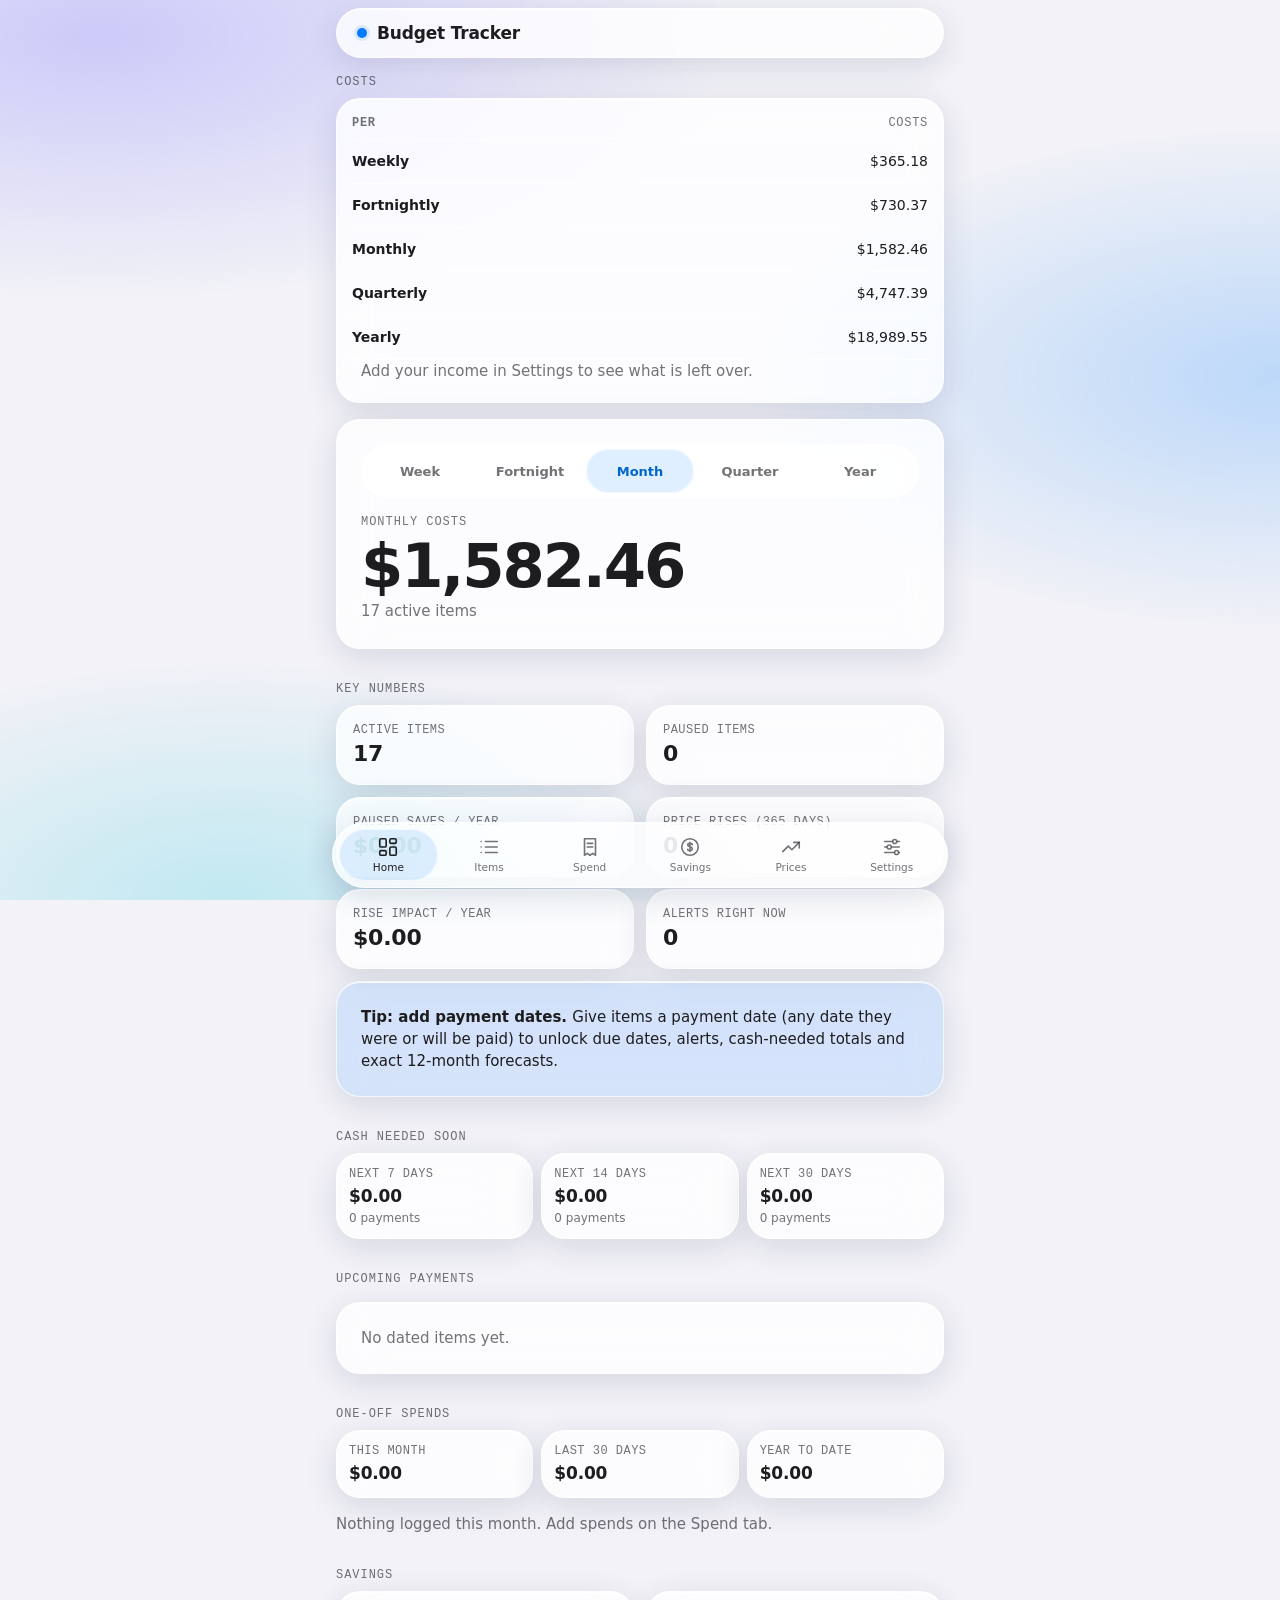
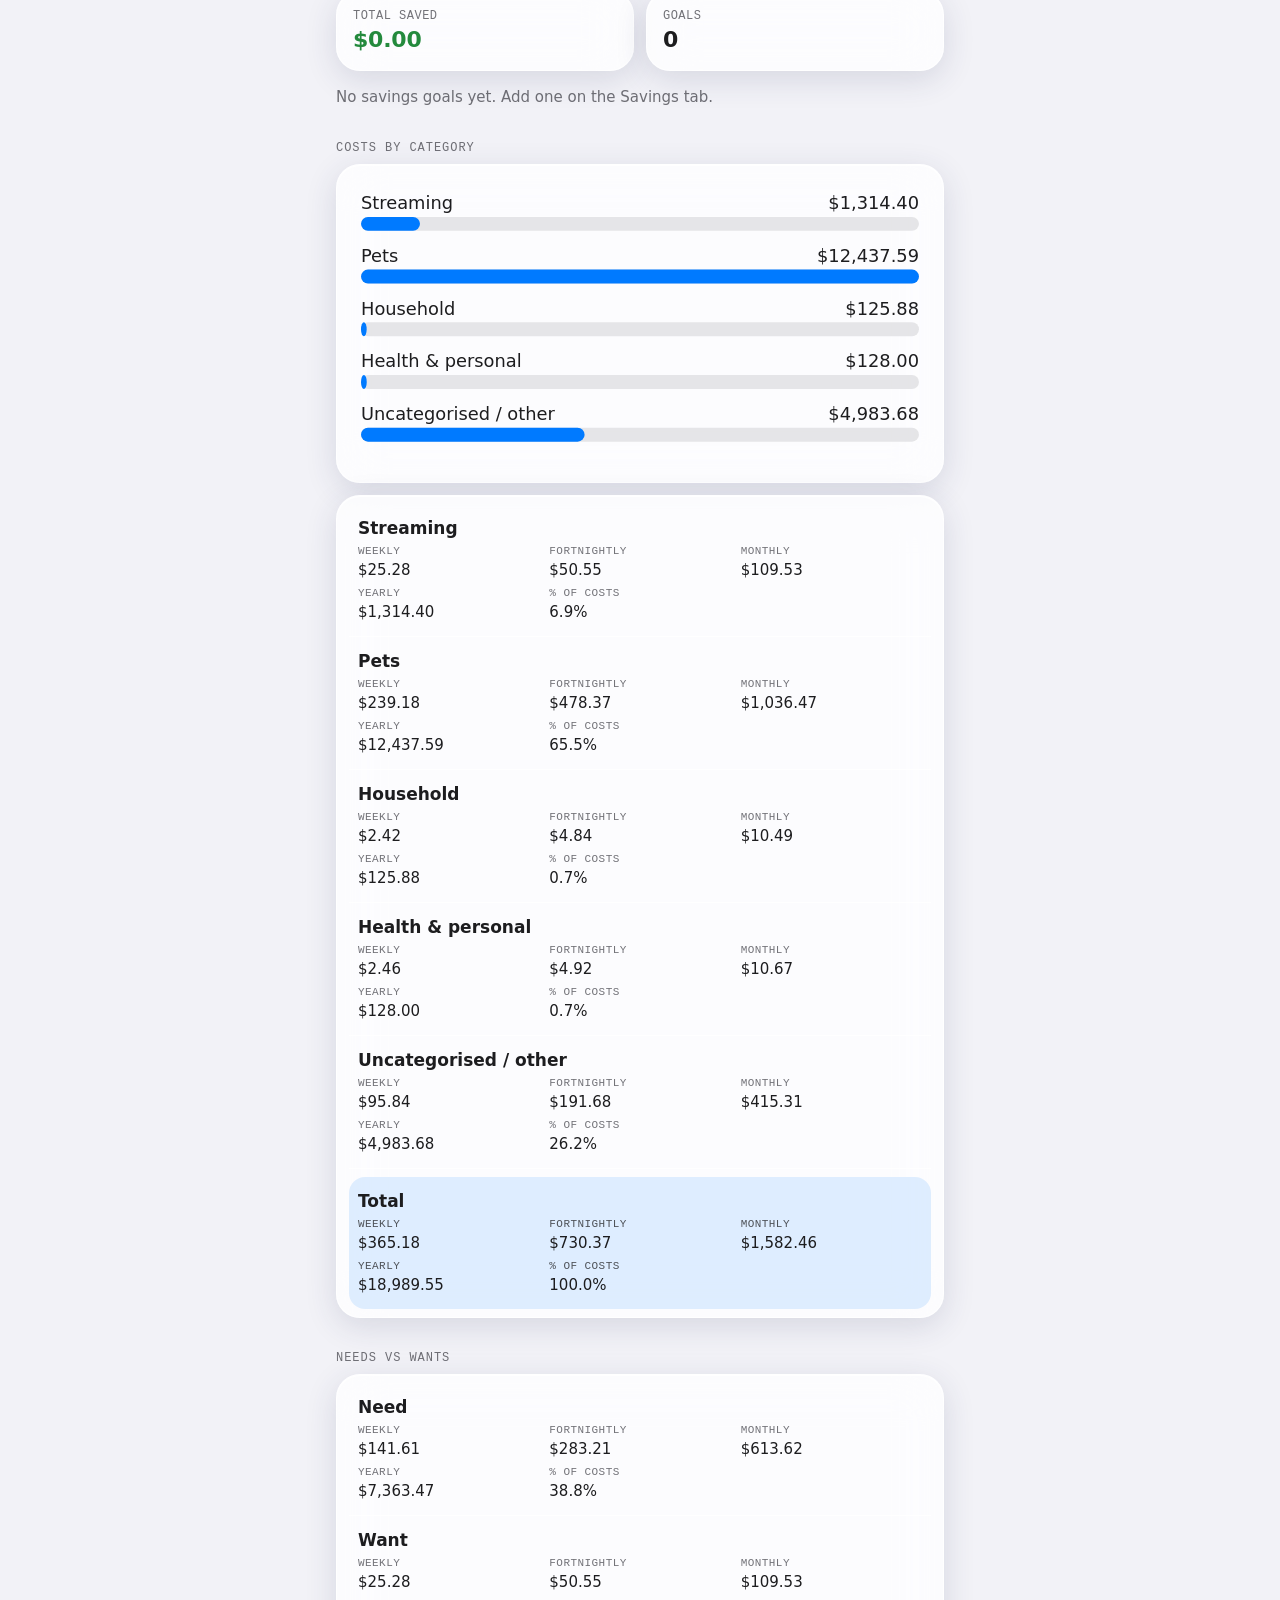
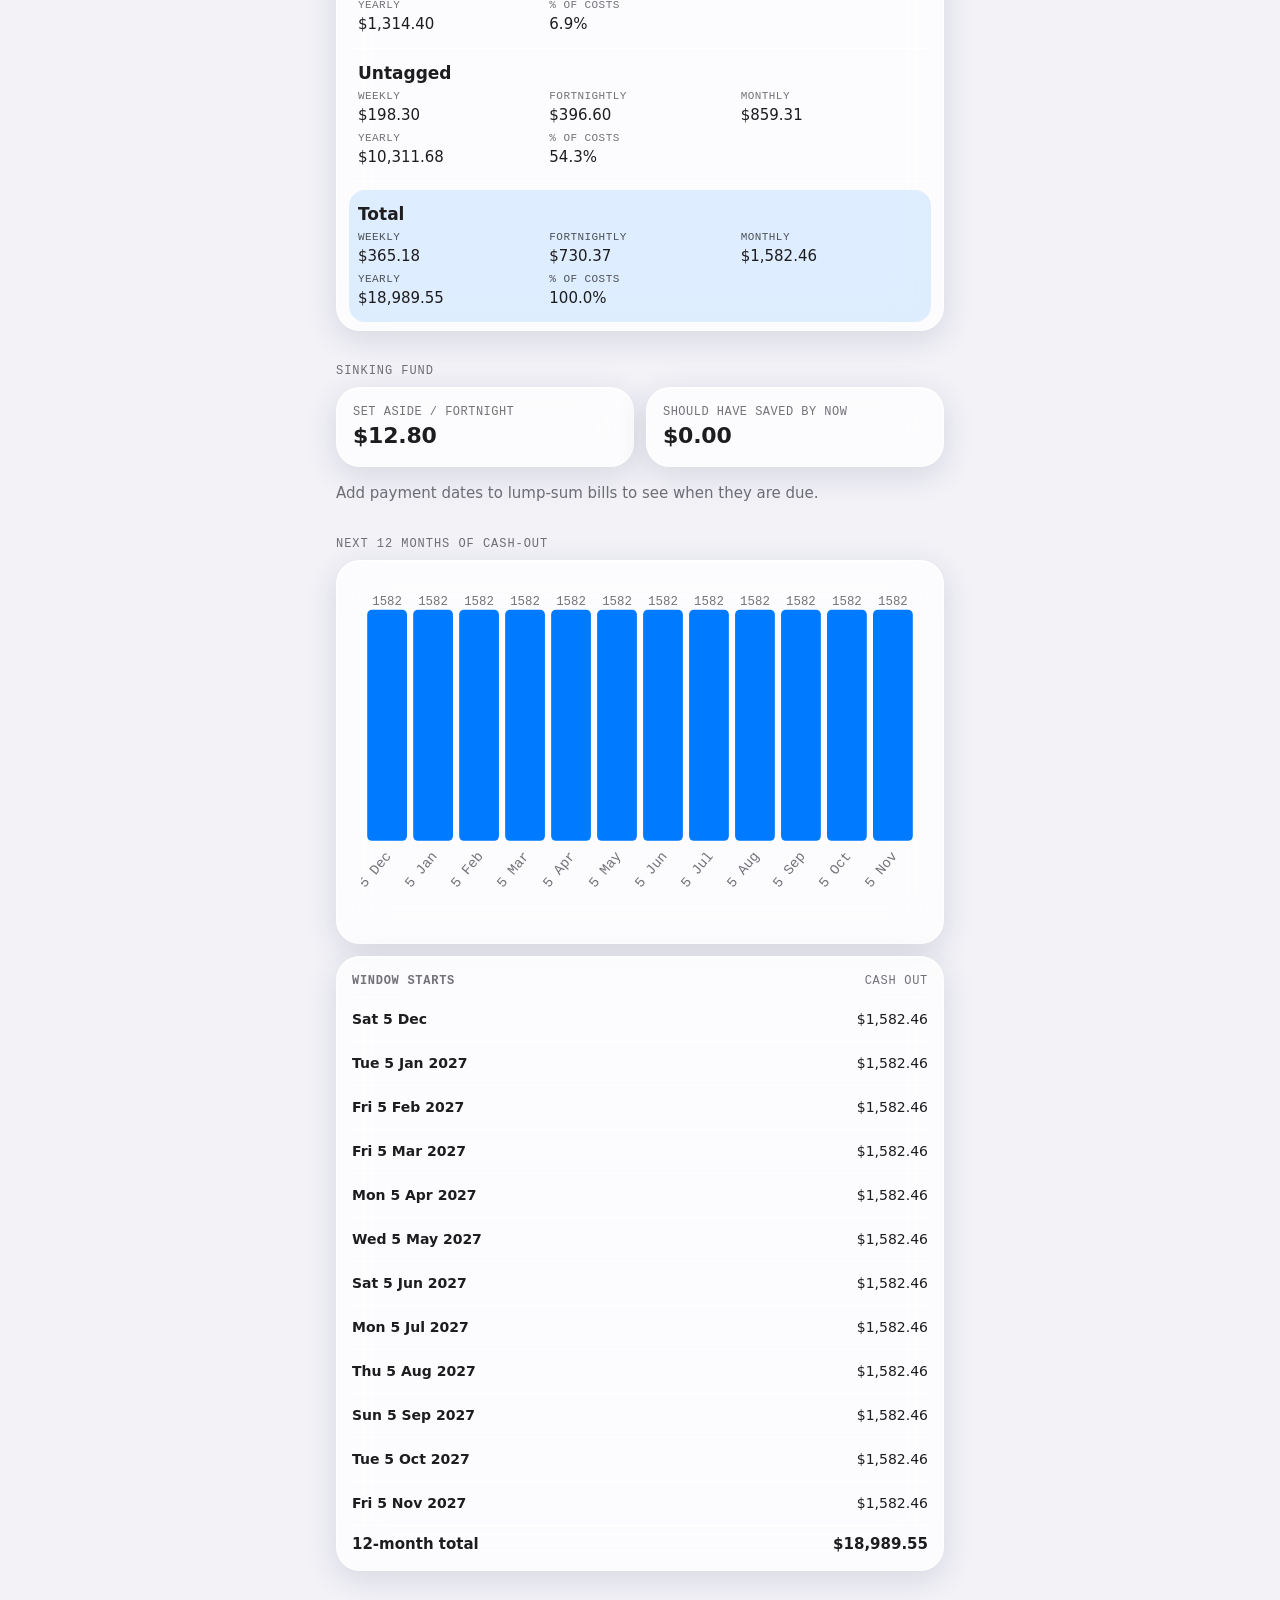
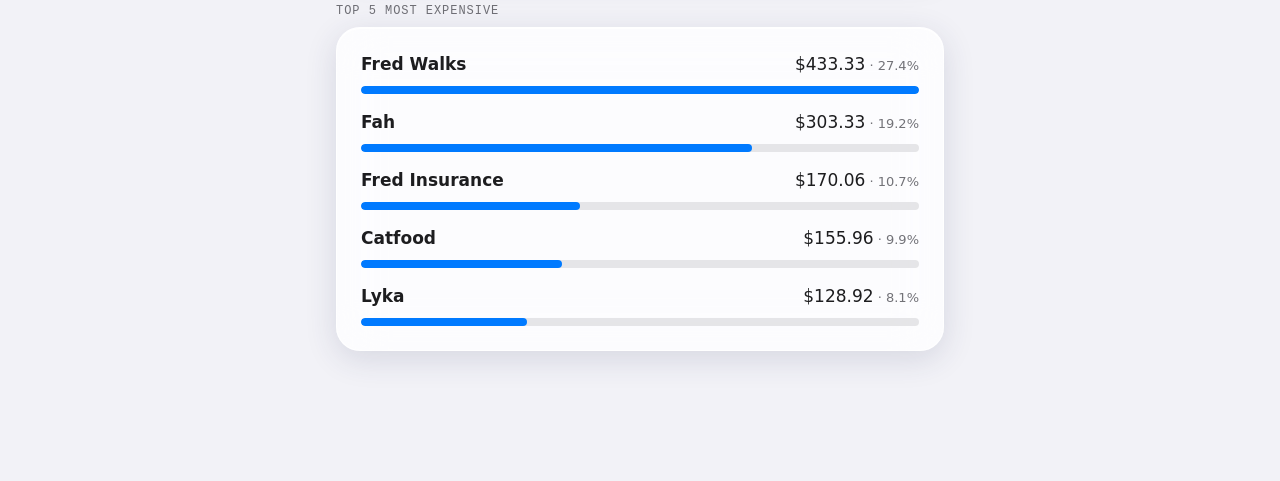
<file: index.html>
<!doctype html>
<html lang="en-AU">
<head>
  <meta charset="utf-8">
  <meta name="viewport" content="width=device-width, initial-scale=1, viewport-fit=cover">
  <title>Budget Tracker</title>
  <meta name="description" content="Recurring costs converted to weekly, fortnightly, monthly, quarterly and yearly totals, with due dates, alerts and forecasts.">
  <meta name="theme-color" content="#07070b">
  <link rel="manifest" href="manifest.webmanifest">
  <link rel="icon" href="icons/icon.svg" type="image/svg+xml">
  <link rel="apple-touch-icon" href="icons/apple-touch-icon.png">
  <meta name="apple-mobile-web-app-capable" content="yes">
  <meta name="mobile-web-app-capable" content="yes">
  <meta name="apple-mobile-web-app-status-bar-style" content="black-translucent">
  <meta name="apple-mobile-web-app-title" content="Budget">
  <link rel="stylesheet" href="styles.css">
</head>
<body>
<div id="app">
  <header class="appbar"><h1 id="page-title">Budget Tracker</h1></header>
  <div id="update-bar" class="update-bar" role="status" hidden>
    <span>A new version is available.</span>
    <button id="update-reload" type="button" class="btn small">Reload</button>
  </div>
  <button id="alert-banner" class="alert-banner" type="button" hidden></button>

  <main>
    <!-- DASHBOARD -->
    <section id="view-dashboard" class="view" aria-labelledby="page-title">
      <div id="dash-income"></div>
      <div class="hero card">
        <div class="period-toggle" role="radiogroup" aria-label="Headline period"></div>
        <p id="headline-label" class="hero-label">Monthly costs</p>
        <p id="headline-value" class="hero-value" aria-live="polite" aria-atomic="true">$0.00</p>
        <p id="item-count" class="hero-sub">0 items</p>
      </div>
      <div id="dash-body"></div>
    </section>

    <!-- ITEMS -->
    <section id="view-items" class="view" hidden aria-label="Items">
      <div class="period-toggle" role="radiogroup" aria-label="Show costs per"></div>
      <div class="toolbar">
        <label class="sr-only" for="search">Search items</label>
        <input id="search" type="search" placeholder="Search items" autocomplete="off">
        <label class="sr-only" for="sort">Sort by</label>
        <select id="sort">
          <option value="name">Name</option>
          <option value="high">Highest cost</option>
          <option value="low">Lowest cost</option>
          <option value="due">Next due</option>
          <option value="newest">Newest</option>
        </select>
      </div>
      <div class="filters">
        <label class="sr-only" for="flt-cat">Category</label><select id="flt-cat"></select>
        <label class="sr-only" for="flt-type">Need or want</label>
        <select id="flt-type"><option value="">Any type</option><option value="Need">Need</option><option value="Want">Want</option><option value="none">Untagged</option></select>
        <label class="sr-only" for="flt-status">Status</label>
        <select id="flt-status"><option value="">Any status</option><option value="active">Active</option><option value="paused">Paused</option></select>
        <label class="check"><input id="flt-due" type="checkbox"> Due soon</label>
      </div>
      <p id="items-summary" class="muted" aria-live="polite"></p>
      <ul id="item-list" class="item-list"></ul>
    </section>

    <!-- ONE-OFF SPENDS -->
    <section id="view-spend" class="view" hidden aria-label="One-off spends">
      <h2 id="spend-form-title">Add a one-off spend</h2>
      <form id="spend-form" class="card" novalidate>
        <div class="field"><label for="sp-name">What was it?</label><input id="sp-name" type="text" autocomplete="off" maxlength="80"></div>
        <div class="row2">
          <div class="field"><label for="sp-amount">Amount ($)</label><input id="sp-amount" type="text" inputmode="decimal" autocomplete="off"></div>
          <div class="field"><label for="sp-date">Date</label><input id="sp-date" type="date"></div>
        </div>
        <div class="field"><label for="sp-cat">Category</label><select id="sp-cat"></select></div>
        <p id="sp-error" class="error" role="alert"></p>
        <div class="actions">
          <button id="sp-cancel" class="btn ghost" type="button" hidden>Cancel</button>
          <button id="sp-submit" class="btn primary" type="submit">Add spend</button>
        </div>
      </form>
      <h2>Summary</h2>
      <div id="spend-summary" class="cards"></div>
      <h2>History</h2>
      <ul id="spend-list" class="item-list"></ul>
    </section>

    <!-- SAVINGS -->
    <section id="view-savings" class="view" hidden aria-label="Savings">
      <div id="savings-total"></div>
      <h2>New savings goal</h2>
      <form id="goal-form" class="card" novalidate>
        <div class="field"><label for="g-name">Goal name</label><input id="g-name" type="text" autocomplete="off" maxlength="80"></div>
        <div class="row2">
          <div class="field"><label for="g-target">Target ($, optional)</label><input id="g-target" type="text" inputmode="decimal" autocomplete="off"></div>
          <div class="field"><label for="g-start">Already saved ($)</label><input id="g-start" type="text" inputmode="decimal" autocomplete="off"></div>
        </div>
        <div class="field"><label for="g-date">Target date (optional)</label><input id="g-date" type="date"></div>
        <p id="g-error" class="error" role="alert"></p>
        <button class="btn primary block" type="submit">Add goal</button>
      </form>
      <h2>Goals</h2>
      <ul id="goal-list" class="item-list"></ul>
    </section>

    <!-- PRICE HISTORY -->
    <section id="view-prices" class="view" hidden aria-label="Price history">
      <h2>Log a price change</h2>
      <form id="price-form" class="card" novalidate>
        <div class="field"><label for="p-date">Date</label><input id="p-date" type="date" required></div>
        <div class="field"><label for="p-item">Item</label><select id="p-item" required></select></div>
        <div class="row2">
          <div class="field"><label for="p-old">Old cost ($)</label><input id="p-old" type="text" inputmode="decimal" autocomplete="off"></div>
          <div class="field"><label for="p-new">New cost ($)</label><input id="p-new" type="text" inputmode="decimal" autocomplete="off"></div>
        </div>
        <label class="check"><input id="p-apply" type="checkbox" checked> Also update the item's cost</label>
        <p id="p-error" class="error" role="alert"></p>
        <button class="btn primary block" type="submit">Log change</button>
      </form>
      <h2>History</h2>
      <ul id="price-list" class="item-list"></ul>
    </section>

    <!-- SETTINGS -->
    <section id="view-settings" class="view" hidden aria-label="Settings">
      <h2>Features</h2>
      <div class="card"><div id="feature-list"></div><p class="muted">Switching a feature off hides it. Your data is kept and comes back when you switch it on again.</p></div>

      <h2>Income</h2>
      <div class="card">
        <div class="field"><label for="s-inc-amount">Income per payment ($)</label><input id="s-inc-amount" type="text" inputmode="decimal" autocomplete="off"></div>
        <div class="row2">
          <div class="field"><label for="s-inc-every">Every</label><input id="s-inc-every" type="text" inputmode="numeric" autocomplete="off"></div>
          <div class="field"><label for="s-inc-period">Period</label>
            <select id="s-inc-period"><option>Week</option><option>Fortnight</option><option>Month</option><option>Quarter</option><option>Year</option></select></div>
        </div>
        <p class="muted">Leave blank to hide the income comparisons.</p>
      </div>

      <h2>Alerts &amp; rules</h2>
      <div class="card">
        <div class="field"><label for="s-alert">Alert me this many days before a payment or trial end</label><input id="s-alert" type="text" inputmode="numeric" autocomplete="off"></div>
        <div class="field"><label for="s-lump">Lump-sum bill threshold (days between payments)</label><input id="s-lump" type="text" inputmode="numeric" autocomplete="off"></div>
        <div class="field"><label for="s-look">Price-rise look-back (days)</label><input id="s-look" type="text" inputmode="numeric" autocomplete="off"></div>
      </div>

      <h2>Categories</h2>
      <div class="card">
        <div id="cat-list"></div>
        <form id="cat-add-form" class="cat-row" novalidate>
          <label class="sr-only" for="cat-new">New category name</label>
          <input id="cat-new" type="text" maxlength="40" autocomplete="off" placeholder="New category">
          <button class="btn primary small" type="submit">Add</button>
        </form>
        <p class="muted">Renaming a category updates the items and spends that use it. Removing one leaves them uncategorised.</p>
      </div>

      <h2>Theme</h2>
      <div id="theme-toggle" class="period-toggle" role="radiogroup" aria-label="Theme">
        <button type="button" role="radio" data-theme="auto">Auto</button>
        <button type="button" role="radio" data-theme="light">Light</button>
        <button type="button" role="radio" data-theme="dark">Dark</button>
      </div>

      <h2>Reminders</h2>
      <div class="card stack">
        <p class="muted">This app is a static website, so it can't send push notifications in the background. Alerts show as a banner and a badge whenever you open it. For real phone reminders, export your payments to your calendar app.</p>
        <button id="export-ics" class="btn" type="button">Add upcoming payments to my calendar (.ics)</button>
        <p class="muted">Creates one event per payment for the next 12 months, each with a reminder before it's due. Open the file on your phone to add them to your calendar.</p>
        <button id="notify-btn" class="btn" type="button">Notify me when I open the app</button>
        <p id="notify-note" class="muted"></p>
      </div>

      <h2>Data</h2>
      <div class="card stack">
        <button id="export-json" class="btn" type="button">Export JSON (full backup)</button>
        <button id="export-csv" class="btn" type="button">Export CSV (spreadsheet)</button>
        <label class="btn file-btn" for="import-file">Import JSON or CSV…</label>
        <input id="import-file" class="sr-only" type="file" accept=".json,.csv,application/json,text/csv">
        <button id="bank-import" class="btn" type="button">Find recurring charges in a bank statement…</button>
      </div>

      <h2>Reset</h2>
      <div class="card stack">
        <button id="load-example" class="btn" type="button">Load example data</button>
        <button id="clear-all" class="btn danger" type="button">Clear all data</button>
      </div>
      <h2>Privacy</h2>
      <p class="muted">No analytics, no accounts, no third-party requests. Everything, including any bank statement you pick, stays on this device and is never uploaded.</p>
    </section>
  </main>

  <button id="fab" class="fab" type="button" aria-label="Add item" hidden><svg viewBox="0 0 24 24" fill="none" stroke="currentColor" stroke-width="2" stroke-linecap="round" aria-hidden="true"><path d="M12 5v14M5 12h14"/></svg></button>

  <nav class="tabbar" aria-label="Main">
    <button type="button" data-tab="dashboard"><svg viewBox="0 0 24 24" aria-hidden="true"><rect x="3" y="3" width="7" height="9" rx="1.5"/><rect x="14" y="3" width="7" height="5" rx="1.5"/><rect x="14" y="12" width="7" height="9" rx="1.5"/><rect x="3" y="16" width="7" height="5" rx="1.5"/></svg>Home<b id="tab-badge" class="tab-badge" hidden></b></button>
    <button type="button" data-tab="items"><svg viewBox="0 0 24 24" aria-hidden="true"><path d="M8 6h13M8 12h13M8 18h13M3.5 6h.01M3.5 12h.01M3.5 18h.01"/></svg>Items</button>
    <button type="button" data-tab="spend"><svg viewBox="0 0 24 24" aria-hidden="true"><path d="M6 3h12v18l-3-2-3 2-3-2-3 2z"/><path d="M9 8h6M9 12h6"/></svg>Spend</button>
    <button type="button" data-tab="savings"><svg viewBox="0 0 24 24" aria-hidden="true"><circle cx="12" cy="12" r="9"/><path d="M12 7v10M14.5 9.5C14.5 8.6 13.4 8 12 8s-2.5.7-2.5 1.8 1 1.6 2.5 1.9 2.5.9 2.5 1.9S13.4 16 12 16s-2.5-.6-2.5-1.5"/></svg>Savings</button>
    <button type="button" data-tab="prices"><svg viewBox="0 0 24 24" aria-hidden="true"><path d="M3 17l6-6 4 4 8-8"/><path d="M15 7h6v6"/></svg>Prices</button>
    <button type="button" data-tab="settings"><svg viewBox="0 0 24 24" aria-hidden="true"><path d="M4 6h8M18 6h2M4 12h2M12 12h8M4 18h10M20 18h0"/><circle cx="15" cy="6" r="2.2"/><circle cx="9" cy="12" r="2.2"/><circle cx="17" cy="18" r="2.2"/></svg>Settings</button>
  </nav>

  <div id="toast" class="toast" role="status" aria-live="polite"></div>
</div>

<!-- Add / edit item -->
<dialog id="form-dialog" aria-labelledby="form-title">
  <form id="item-form" novalidate>
    <h2 id="form-title">Add item</h2>
    <div class="field"><label for="f-name">Name</label>
      <input id="f-name" type="text" autocomplete="off" maxlength="80" aria-describedby="e-name" required><p id="e-name" class="error" role="alert"></p></div>
    <div class="field"><label for="f-cost">Cost of one payment ($)</label>
      <input id="f-cost" type="text" inputmode="decimal" autocomplete="off" aria-describedby="e-cost" required><p id="e-cost" class="error" role="alert"></p></div>
    <div class="row2">
      <div class="field"><label for="f-every">Every</label>
        <input id="f-every" type="text" inputmode="numeric" pattern="[0-9]*" autocomplete="off" aria-describedby="e-every" required><p id="e-every" class="error" role="alert"></p></div>
      <div class="field"><label for="f-period">Period</label>
        <select id="f-period"><option>Week</option><option>Fortnight</option><option>Month</option><option>Quarter</option><option>Year</option></select></div>
    </div>
    <div class="row2">
      <div class="field"><label for="f-category">Category</label><select id="f-category"></select></div>
      <div class="field"><label for="f-type">Need / Want</label>
        <select id="f-type"><option value="">—</option><option>Need</option><option>Want</option></select></div>
    </div>
    <div class="field"><label for="f-share">My share (%)</label>
      <input id="f-share" type="text" inputmode="decimal" autocomplete="off" aria-describedby="e-share h-share"><p id="h-share" class="hint">Use less than 100 if the cost is split with someone.</p><p id="e-share" class="error" role="alert"></p></div>
    <div class="field"><label for="f-paydate">Payment date</label>
      <input id="f-paydate" type="date" aria-describedby="h-paydate"><p id="h-paydate" class="hint">Any date it was or will be paid. The app rolls it forward to find the next due date.</p></div>
    <div class="field"><label for="f-trial">Trial ends</label><input id="f-trial" type="date"></div>
    <label class="check"><input id="f-active" type="checkbox" checked> Active (untick to pause)</label>
    <div class="field"><label for="f-notes">Notes</label><textarea id="f-notes" rows="2" maxlength="1000"></textarea></div>
    <div class="field"><label for="f-link">Link</label><input id="f-link" type="url" inputmode="url" autocomplete="off" placeholder="https://"></div>
    <div id="preview" class="preview" aria-live="polite" aria-label="Cost preview"></div>
    <p id="preview-due" class="due-preview" aria-live="polite"></p>
    <div class="actions">
      <button id="form-cancel" type="button" class="btn ghost">Cancel</button>
      <button type="submit" class="btn primary">Save</button>
    </div>
  </form>
</dialog>

<!-- Generic confirm -->
<dialog id="confirm-dialog" aria-labelledby="confirm-title" aria-describedby="confirm-message">
  <h2 id="confirm-title"></h2>
  <div id="confirm-message"></div>
  <div id="confirm-actions" class="actions"></div>
</dialog>

<!-- Generic sheet (what-if, bank import) -->
<dialog id="sheet-dialog" aria-labelledby="sheet-title">
  <h2 id="sheet-title"></h2>
  <div id="sheet-body"></div>
</dialog>

<script type="module" src="app.js"></script>
</body>
</html>
</file>
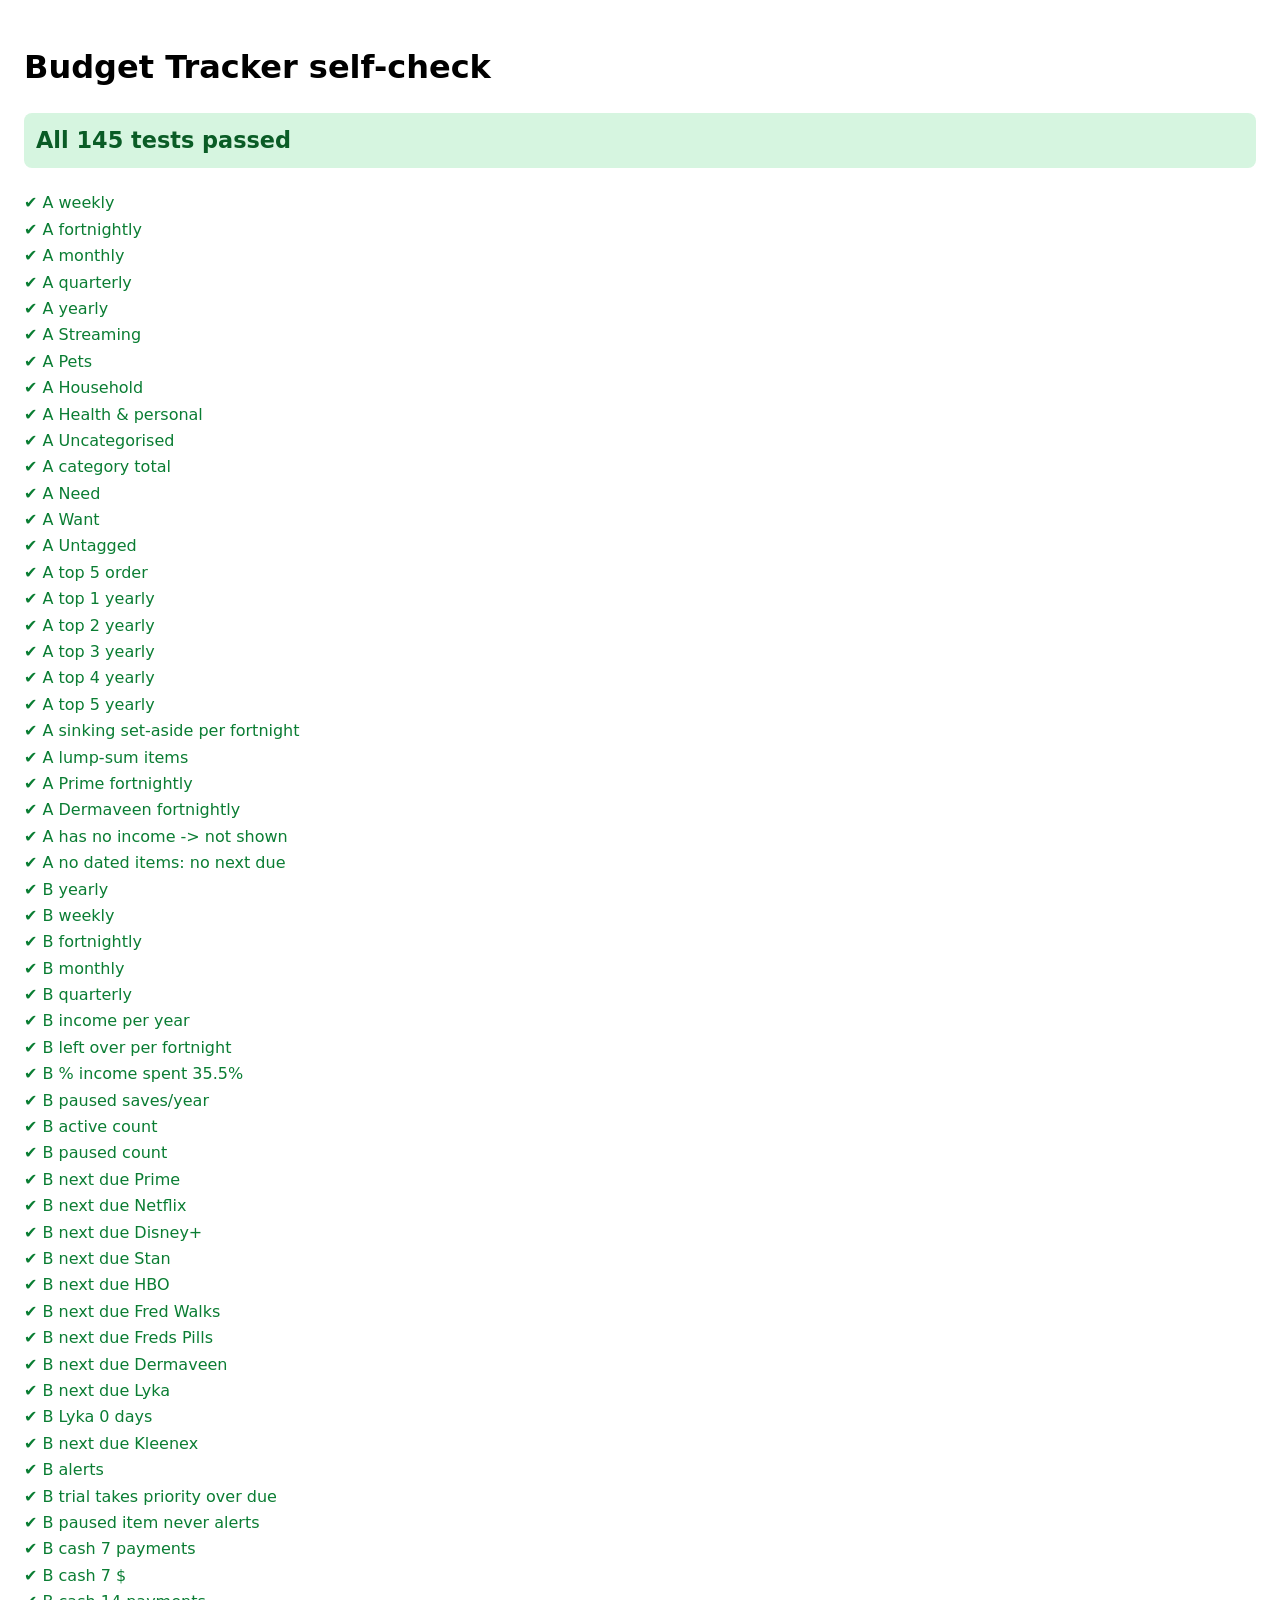
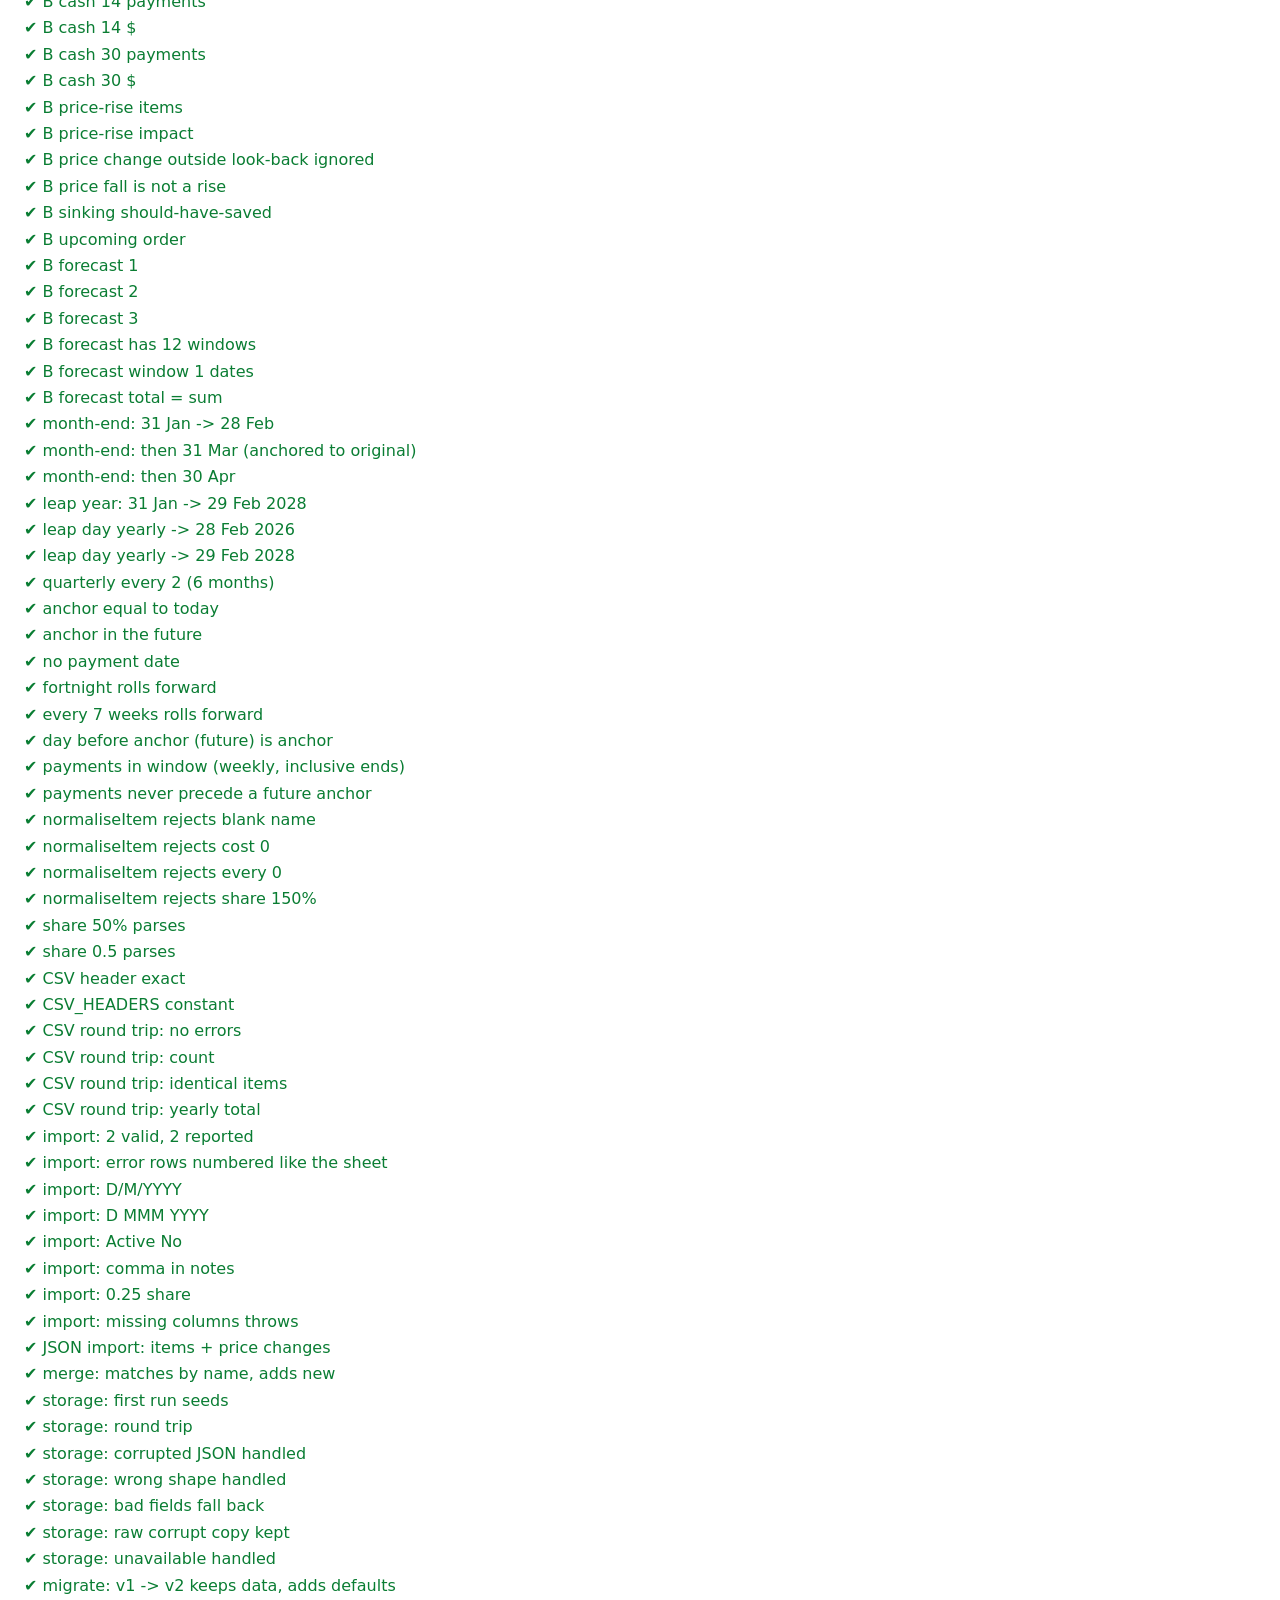
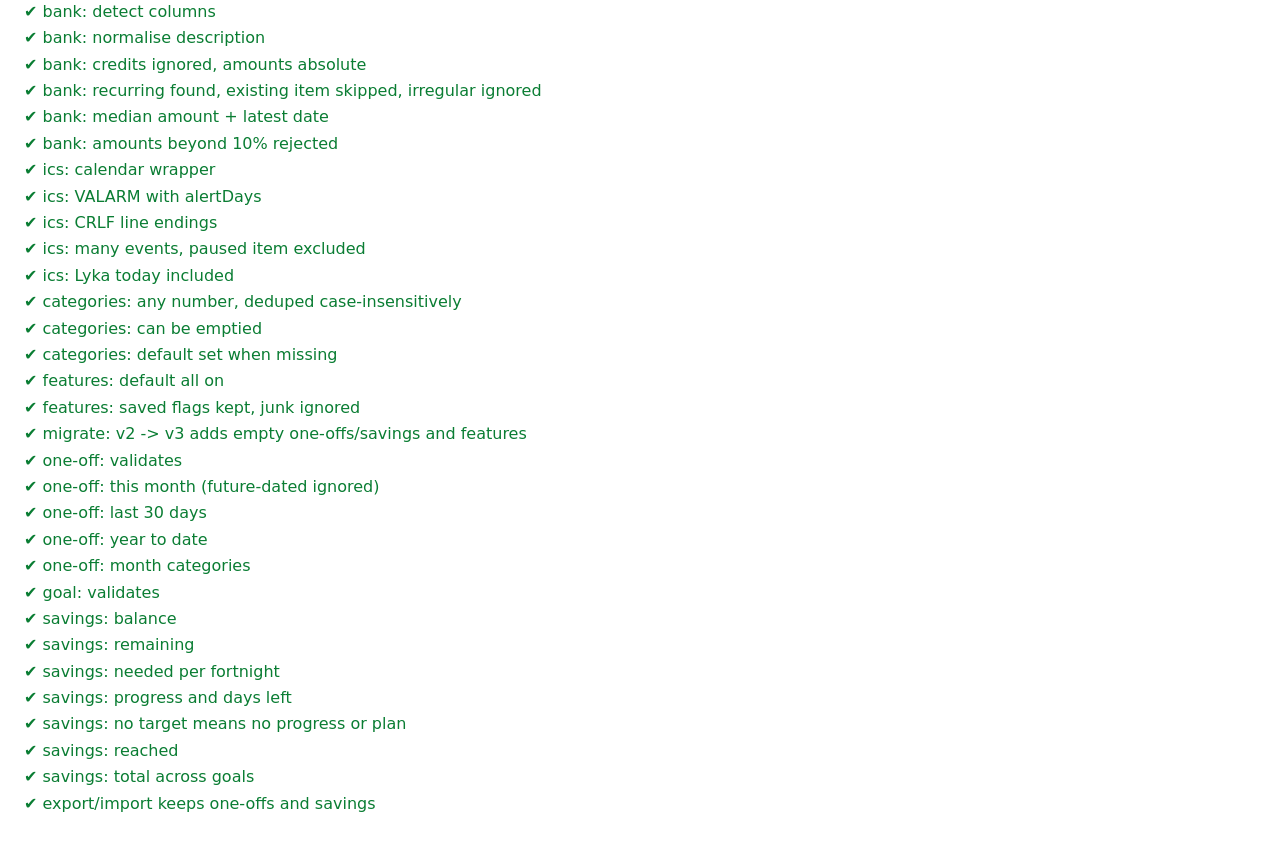
<file: tests.html>
<!doctype html>
<html lang="en-AU">
<head>
  <meta charset="utf-8">
  <meta name="viewport" content="width=device-width, initial-scale=1">
  <title>Budget Tracker tests</title>
  <style>
    body { font: 16px/1.4 system-ui, sans-serif; padding: 16px; }
    #summary { font-size: 1.4rem; font-weight: 700; padding: 12px; border-radius: 8px; }
    .allpass { background: #d6f5e0; color: #0a5c26; } .somefail { background: #fdeceb; color: #b42318; }
    ul { padding-left: 0; list-style: none; } li { padding: 2px 0; }
    .pass { color: #0a7d33; } .fail { color: #b42318; font-weight: 700; }
  </style>
</head>
<body>
<h1>Budget Tracker self-check</h1>
<p id="summary">Running…</p>
<ul id="out"></ul>
<script type="module">
  import { runTests } from './js/tests-core.js';
  // Fails loudly: any failed check turns the page red, logs an error and throws.
  const results = runTests();
  const ul = document.getElementById('out');
  for (const r of results) {
    const li = document.createElement('li');
    li.className = r.ok ? 'pass' : 'fail';
    li.textContent = (r.ok ? '✔ ' : '✘ ') + r.name + (r.ok ? '' : ' — ' + r.detail);
    ul.appendChild(li);
  }
  const failed = results.filter((r) => !r.ok);
  const s = document.getElementById('summary');
  s.textContent = failed.length ? `${failed.length} of ${results.length} FAILED` : `All ${results.length} tests passed`;
  s.className = failed.length ? 'somefail' : 'allpass';
  document.title = (failed.length ? 'FAIL' : 'PASS') + ' — Budget Tracker tests';
  if (failed.length) { console.error('TESTS FAILED', failed); throw new Error(failed.length + ' test(s) failed'); }
  console.log(`All ${results.length} tests passed`);
</script>
</body>
</html>
</file>
<file: styles.css>
/* Budget Tracker — styled with the DevDan Startup design system (frosted glass over an aurora backdrop).
   Tokens below mirror the system's tokens.json. Dark is the default; light follows the OS or the Theme setting. */
:root {
  --bg: #07070b; --glass: rgba(255, 255, 255, .08); --glass-strong: rgba(255, 255, 255, .14); --glass-border: rgba(255, 255, 255, .18);
  --ink: #f5f5f7; --ink-2: rgba(235, 235, 245, .64); --ink-3: rgba(235, 235, 245, .38);
  --accent: #0a84ff; --accent-soft: rgba(10, 132, 255, .18); --link: #64b5ff;
  --aurora-indigo: #5e5ce6; --aurora-blue: #0a84ff; --aurora-teal: #40c8e0;
  --success: #30d158; --warning: #ff9f0a; --danger: #ff453a; --code-bg: rgba(0, 0, 0, .5);
  --shadow-glass: 0 8px 32px rgba(0, 0, 0, .45), inset 0 1px 0 rgba(255, 255, 255, .16);
  --aurora-opacity: .5;
  /* derived helpers (not in the token file) */
  --track: rgba(255, 255, 255, .12); --warn-soft: rgba(255, 159, 10, .18); --danger-soft: rgba(255, 69, 58, .18); --success-soft: rgba(48, 209, 88, .16);
  --space-1: 4px; --space-2: 8px; --space-3: 12px; --space-4: 16px; --space-5: 24px; --space-6: 32px;
  --radius-sm: 10px; --radius-md: 16px; --radius-lg: 24px; --radius-xl: 32px; --radius-pill: 999px;
  --blur-glass: 24px; --blur-strong: 40px;
  --font-sans: "SF Pro Display", "SF Pro Text", Inter, -apple-system, system-ui, "Segoe UI", Roboto, sans-serif;
  --font-mono: "SF Mono", "JetBrains Mono", ui-monospace, Menlo, Consolas, monospace;
  --ease: cubic-bezier(.2, .8, .2, 1);
}
@media (prefers-color-scheme: light) {
  :root:not([data-theme="dark"]) {
    --bg: #f2f2f7; --glass: rgba(255, 255, 255, .62); --glass-strong: rgba(255, 255, 255, .78); --glass-border: rgba(255, 255, 255, .7);
    --ink: #1d1d1f; --ink-2: rgba(60, 60, 67, .72); --ink-3: rgba(60, 60, 67, .45);
    --accent: #007aff; --accent-soft: rgba(0, 122, 255, .12); --link: #0066cc;
    --aurora-indigo: #7d7aff; --aurora-blue: #4da3ff; --aurora-teal: #5ad4e6;
    --success: #248a3d; --warning: #c93400; --danger: #d70015; --code-bg: rgba(0, 0, 0, .06);
    --shadow-glass: 0 8px 32px rgba(40, 50, 90, .14), inset 0 1px 0 rgba(255, 255, 255, .9);
    --aurora-opacity: .32; --track: rgba(60, 60, 67, .12); --warn-soft: rgba(201, 52, 0, .1); --danger-soft: rgba(215, 0, 21, .09); --success-soft: rgba(36, 138, 61, .12);
  }
}
:root[data-theme="light"] {
  --bg: #f2f2f7; --glass: rgba(255, 255, 255, .62); --glass-strong: rgba(255, 255, 255, .78); --glass-border: rgba(255, 255, 255, .7);
  --ink: #1d1d1f; --ink-2: rgba(60, 60, 67, .72); --ink-3: rgba(60, 60, 67, .45);
  --accent: #007aff; --accent-soft: rgba(0, 122, 255, .12); --link: #0066cc;
  --aurora-indigo: #7d7aff; --aurora-blue: #4da3ff; --aurora-teal: #5ad4e6;
  --success: #248a3d; --warning: #c93400; --danger: #d70015; --code-bg: rgba(0, 0, 0, .06);
  --shadow-glass: 0 8px 32px rgba(40, 50, 90, .14), inset 0 1px 0 rgba(255, 255, 255, .9);
  --aurora-opacity: .32; --track: rgba(60, 60, 67, .12); --warn-soft: rgba(201, 52, 0, .1); --danger-soft: rgba(215, 0, 21, .09); --success-soft: rgba(36, 138, 61, .12);
}

* { box-sizing: border-box; }
html { -webkit-text-size-adjust: 100%; color-scheme: dark; }
:root[data-theme="light"] { color-scheme: light; }
@media (prefers-color-scheme: light) { :root:not([data-theme="dark"]) { color-scheme: light; } }
body {
  margin: 0; background: var(--bg); color: var(--ink); font: 400 17px/25px var(--font-sans);
  padding: env(safe-area-inset-top) env(safe-area-inset-right) 0 env(safe-area-inset-left); overflow-x: hidden;
}
/* Aurora backdrop: the only place gradients are used. Soft blobs, each well under the viewport size. */
body::before {
  content: ""; position: fixed; inset: 0; z-index: -1; pointer-events: none; opacity: var(--aurora-opacity);
  background:
    radial-gradient(70vw 42vh at 8% 4%, var(--aurora-indigo), transparent 70%),
    radial-gradient(60vw 40vh at 100% 42%, var(--aurora-blue), transparent 70%),
    radial-gradient(55vw 38vh at 18% 100%, var(--aurora-teal), transparent 70%);
}
#app { max-width: 640px; margin: 0 auto; padding-bottom: calc(130px + env(safe-area-inset-bottom)); }
main { padding: 0 var(--space-4); }
h1 { font: 700 17px/24px var(--font-sans); letter-spacing: -.01em; margin: 0; display: flex; align-items: center; gap: 10px; }
h1::before { content: ""; width: 10px; height: 10px; border-radius: 50%; background: var(--accent); box-shadow: 0 0 0 3px var(--accent-soft); }
/* Eyebrow: uppercase mono label above content */
h2, .eyebrow { font: 500 12px/16px var(--font-mono); letter-spacing: .08em; text-transform: uppercase; color: var(--ink-2); margin: var(--space-6) 0 var(--space-2); }
.view { animation: rise .25s var(--ease); }
@keyframes rise { from { opacity: 0; transform: translateY(6px); } to { opacity: 1; transform: none; } }
.muted { color: var(--ink-2); font-size: 15px; line-height: 22px; }
.pad { padding: 0 12px 12px; margin: 0; }
.hint { color: var(--ink-2); font-size: 12px; line-height: 16px; margin: 6px 0 0; }
.sr-only { position: absolute; width: 1px; height: 1px; overflow: hidden; clip: rect(0 0 0 0); white-space: nowrap; }
.empty { color: var(--ink-2); padding: var(--space-4); list-style: none; text-align: center; font-size: 15px; }
.neg, .bad { color: var(--danger); } .pos, .good, .good-text { color: var(--success); }

/* ---------- Glass ---------- */
.glass, .card, .appbar, .alert-banner, .update-bar, .item-row, .tabbar, dialog, .toast, input, select, textarea, .period-toggle, .btn:not(.primary) {
  -webkit-backdrop-filter: blur(var(--blur-glass)) saturate(180%); backdrop-filter: blur(var(--blur-glass)) saturate(180%);
}
.card {
  background: var(--glass-strong); border: 1px solid var(--glass-border); box-shadow: var(--shadow-glass);
  border-radius: var(--radius-lg); padding: var(--space-5); margin-bottom: var(--space-3);
}
.card.tight { padding: var(--space-2) var(--space-3); }
.stack { display: grid; gap: var(--space-3); }
.dash-section > .card:last-child { margin-bottom: 0; }

/* Floating glass top bar and alert/update strips */
.appbar {
  position: sticky; top: calc(8px + env(safe-area-inset-top)); z-index: 5; margin: calc(8px) var(--space-4) 0;
  padding: 12px 20px; background: var(--glass-strong); border: 1px solid var(--glass-border); border-radius: var(--radius-pill); box-shadow: var(--shadow-glass);
  -webkit-backdrop-filter: blur(var(--blur-strong)) saturate(180%); backdrop-filter: blur(var(--blur-strong)) saturate(180%);
}
.alert-banner {
  display: block; width: calc(100% - 32px); margin: var(--space-3) var(--space-4) 0; text-align: left; font: 400 15px/22px var(--font-sans); color: var(--ink);
  background: var(--glass-strong); border: 1px solid var(--warning); border-radius: var(--radius-md); box-shadow: var(--shadow-glass); padding: 10px 16px; min-height: 44px; cursor: pointer;
}
.alert-banner::before { content: "▲ "; color: var(--warning); }
.alert-banner[hidden], .update-bar[hidden] { display: none; }
.update-bar {
  display: flex; align-items: center; justify-content: space-between; gap: var(--space-2); margin: var(--space-3) var(--space-4) 0; padding: 8px 8px 8px 16px;
  background: var(--glass-strong); border: 1px solid var(--glass-border); border-radius: var(--radius-md); font-size: 15px; box-shadow: var(--shadow-glass);
}
.hint-card { background: var(--accent-soft); font-size: 15px; line-height: 22px; }

/* Segmented control (pill) */
.period-toggle {
  display: flex; gap: 2px; background: var(--glass); border: 1px solid var(--glass-border); padding: 4px; border-radius: var(--radius-pill); margin: var(--space-4) 0 0;
}
.hero .period-toggle { margin-top: 0; }
.period-toggle button {
  flex: 1 1 0; min-width: 0; min-height: 44px; border: 0; border-radius: var(--radius-pill); background: transparent;
  color: var(--ink-2); font: 600 13px var(--font-sans); cursor: pointer; padding: 0 2px; transition: background .2s var(--ease), color .2s var(--ease);
}
.period-toggle button[aria-checked="true"] { background: var(--accent-soft); color: var(--link); box-shadow: inset 0 0 0 1px var(--glass-border); }
#theme-toggle { margin-top: 0; } #theme-toggle button { font-size: 15px; }

/* ---------- Dashboard ---------- */
#dash-income h2 { margin-top: var(--space-4); }
.hero { margin-top: var(--space-4); }
.hero-label { margin: var(--space-4) 0 0; font: 500 12px/16px var(--font-mono); letter-spacing: .08em; text-transform: uppercase; color: var(--ink-2); }
.hero-value { margin: 6px 0 2px; font: 700 clamp(2.6rem, 15vw, 3.8rem)/1 var(--font-sans); letter-spacing: -.035em; font-variant-numeric: tabular-nums; }
.hero-sub { margin: 0; color: var(--ink-2); font-size: 15px; }
.cards { display: grid; grid-template-columns: 1fr 1fr; gap: var(--space-3); margin-bottom: var(--space-3); }
.cards.three { grid-template-columns: repeat(3, 1fr); gap: var(--space-2); }
.cards .card { margin: 0; }
.stat { display: flex; flex-direction: column; gap: 2px; padding: var(--space-4); }
.stat-label { color: var(--ink-2); font: 500 12px/16px var(--font-mono); letter-spacing: .04em; text-transform: uppercase; }
.stat-value { font: 700 22px/28px var(--font-sans); letter-spacing: -.01em; font-variant-numeric: tabular-nums; }
.cards.three .stat { padding: var(--space-3); }
.cards.three .stat-value { font-size: 17px; line-height: 24px; }
.stat-sub { color: var(--ink-2); font-size: 12px; line-height: 16px; }
.stat.good .stat-value { color: var(--success); } .stat.bad .stat-value { color: var(--danger); }
.stat.warn { background: var(--warn-soft); border-color: var(--warning); } .stat.warn .stat-value { color: var(--warning); }

/* Comparison table */
table { border-collapse: collapse; width: 100%; }
.cmp { font-size: 15px; font-variant-numeric: tabular-nums; }
.cmp th, .cmp td { padding: 9px 3px; text-align: right; border-bottom: 1px solid var(--glass-border); }
.cmp th:first-child, .cmp tbody th { text-align: left; font-weight: 600; }
.cmp thead th, .cmp tfoot th, .cmp tfoot td { color: var(--ink-2); font: 500 12px var(--font-mono); letter-spacing: .06em; text-transform: uppercase; }
.cmp tfoot th, .cmp tfoot td { border-bottom: 0; color: var(--ink); font: 600 15px var(--font-sans); letter-spacing: 0; text-transform: none; }
.cmp tfoot th[colspan] { text-align: left; }
.cmp td, .cmp tbody th { font-size: 14px; }

/* Breakdown table: rows become stacked glass rows on a phone */
.rtable thead { position: absolute; width: 1px; height: 1px; overflow: hidden; clip: rect(0 0 0 0); }
.rtable, .rtable tbody, .rtable tfoot { display: block; }
.rtable tr { display: grid; grid-template-columns: repeat(3, 1fr); gap: 2px 8px; padding: var(--space-3) var(--space-2); border-bottom: 1px solid var(--glass-border); }
.rtable tfoot tr { border-bottom: 0; background: var(--accent-soft); border-radius: var(--radius-md); font-weight: 600; margin-top: var(--space-2); }
.rtable th, .rtable td { display: block; text-align: left; font-size: 15px; line-height: 22px; font-variant-numeric: tabular-nums; font-weight: 400; }
.rtable .rt-name { grid-column: 1 / -1; font-weight: 600; font-size: 17px; }
.rtable td[data-label]::before { content: attr(data-label); display: block; font: 500 11px/16px var(--font-mono); letter-spacing: .04em; text-transform: uppercase; color: var(--ink-2); }
.rtable tfoot td[data-label]::before { color: var(--ink); opacity: .75; }

/* Lists */
.upcoming { list-style: none; margin: 0 0 var(--space-3); padding: var(--space-2) var(--space-4); }
.upcoming li { display: flex; justify-content: space-between; gap: 10px; padding: var(--space-3) 0; border-bottom: 1px solid var(--glass-border); }
.upcoming li:last-child { border-bottom: 0; }
.upcoming li.alerting { background: var(--warn-soft); margin: 0 calc(var(--space-4) * -1); padding: var(--space-3) var(--space-4); border-bottom-color: var(--warning); }
.up-main, .up-side { display: flex; flex-direction: column; min-width: 0; }
.up-side { align-items: flex-end; gap: 2px; }
.up-name { font-weight: 600; overflow-wrap: anywhere; }
.up-sub { color: var(--ink-2); font-size: 13px; line-height: 18px; }
.up-amt { font-weight: 700; font-variant-numeric: tabular-nums; }
.top-list { list-style: none; margin: 0 0 var(--space-3); display: grid; gap: var(--space-4); }
.top-head { display: flex; justify-content: space-between; gap: var(--space-2); align-items: baseline; }
.top-name { font-weight: 600; overflow-wrap: anywhere; }
.top-amt { font-variant-numeric: tabular-nums; white-space: nowrap; }
.top-amt small, .item-cost small { color: var(--ink-2); font-size: 13px; }
.bar { height: 8px; background: var(--track); border-radius: var(--radius-pill); margin-top: 8px; overflow: hidden; }
.bar span { display: block; height: 100%; background: var(--accent); border-radius: var(--radius-pill); transition: width .3s var(--ease); }

/* Charts */
.chart { display: block; width: 100%; height: auto; }
.chart .ct { font: 400 11.5px var(--font-sans); fill: var(--ink); }
.chart .cv { font: 400 8px var(--font-mono); fill: var(--ink-2); }
.chart .cl { font: 400 9px var(--font-mono); fill: var(--ink-2); }
.chart .cbar { fill: var(--accent); }
.chart .ctrack { fill: var(--track); }

/* Badges: mono, uppercase, symbol + word (never colour alone) */
.chips { display: flex; flex-wrap: wrap; gap: 6px; padding: 0 var(--space-4) var(--space-2); }
.chip {
  display: inline-block; font: 500 12px/16px var(--font-mono); letter-spacing: .04em; text-transform: uppercase;
  padding: 4px 10px; border-radius: var(--radius-sm); background: var(--track); color: var(--ink); border: 1px solid var(--glass-border);
}
.chip.warn { background: var(--warn-soft); color: var(--warning); border-color: var(--warning); }
.chip.bad { background: var(--danger-soft); color: var(--danger); border-color: var(--danger); }
.chip.good { background: var(--success-soft); color: var(--success); border-color: var(--success); }
.chip.need { background: var(--accent-soft); color: var(--link); }

/* ---------- Controls ---------- */
.toolbar { display: flex; gap: var(--space-2); margin: var(--space-3) 0 var(--space-2); }
.toolbar input { flex: 1; min-width: 0; }
.filters { display: grid; grid-template-columns: 1fr 1fr; gap: var(--space-2); margin-bottom: var(--space-2); align-items: center; }
.filters select { min-width: 0; }
.check { display: flex; align-items: center; gap: 10px; min-height: 44px; font-size: 15px; cursor: pointer; }
.check input { width: 22px; height: 22px; min-height: 0; padding: 0; flex: none; accent-color: var(--accent); }
input, select, textarea {
  font: 400 17px var(--font-sans); min-height: 48px; padding: 12px 16px; border-radius: var(--radius-md);
  border: 1px solid var(--glass-border); background: var(--glass); color: var(--ink); width: 100%;
}
input::placeholder, textarea::placeholder { color: var(--ink-3); }
select option { color: #1d1d1f; background: #f2f2f7; }
textarea { resize: vertical; }
.toolbar select { width: auto; flex: none; max-width: 42%; }
input:focus-visible, select:focus-visible, textarea:focus-visible { outline: 0; border-color: var(--accent); box-shadow: 0 0 0 2px var(--accent), 0 0 0 5px var(--accent-soft); }
button:focus-visible, label.btn:has(+ input:focus-visible) { outline: 2px solid var(--accent); outline-offset: 2px; box-shadow: 0 0 0 5px var(--accent-soft); }
input[type="date"] { min-height: 48px; }

.item-list { list-style: none; margin: 0; padding: 0; display: grid; gap: var(--space-3); }
.item-row {
  display: block; background: var(--glass-strong); border: 1px solid var(--glass-border); border-radius: var(--radius-lg);
  box-shadow: var(--shadow-glass); overflow: hidden; transition: background .2s var(--ease);
}
.item-row.paused { opacity: .62; }
.item-main {
  width: 100%; min-height: 64px; display: flex; justify-content: space-between; align-items: center; gap: 10px;
  padding: var(--space-3) var(--space-4) 8px; background: none; border: 0; color: inherit; font: inherit; text-align: left; cursor: pointer;
}
.item-main.static { cursor: default; }
.item-text { display: flex; flex-direction: column; min-width: 0; }
.item-name { font-weight: 600; overflow-wrap: anywhere; }
.item-freq { color: var(--ink-2); font-size: 14px; line-height: 20px; }
.item-cost { font: 700 17px var(--font-sans); font-variant-numeric: tabular-nums; text-align: right; white-space: nowrap; }
.row-actions { display: flex; flex-wrap: wrap; gap: var(--space-2); padding: 0 var(--space-4) var(--space-4); }

/* Buttons */
.btn {
  display: inline-flex; align-items: center; justify-content: center; min-height: 48px; padding: 12px 20px; border-radius: var(--radius-md);
  border: 1px solid var(--glass-border); background: var(--glass-strong); color: var(--ink); font: 600 17px var(--font-sans); cursor: pointer; text-align: center;
  transition: background .2s var(--ease), transform .2s var(--ease);
}
.btn:hover { background: var(--glass-border); }
.btn.small { min-height: 44px; padding: 0 14px; font-size: 15px; }
.btn.block { width: 100%; }
.btn.primary { background: var(--accent); border-color: var(--accent); color: #fff; }
.btn.primary:hover { background: var(--accent); filter: brightness(1.1); }
.btn.danger { color: var(--danger); border-color: var(--danger); background: transparent; }
.btn.ghost { background: transparent; }
.btn:disabled { opacity: .5; cursor: default; }
.btn:active { transform: scale(.98); }
.file-btn { cursor: pointer; }
.fab {
  position: fixed; right: max(var(--space-4), env(safe-area-inset-right)); bottom: calc(96px + env(safe-area-inset-bottom));
  width: 60px; height: 60px; border-radius: 50%; border: 1px solid var(--glass-border); background: var(--accent); color: #fff;
  display: grid; place-items: center; box-shadow: 0 8px 24px rgba(10, 132, 255, .45), inset 0 1px 0 rgba(255, 255, 255, .3); cursor: pointer; z-index: 6;
}
.fab[hidden] { display: none; }
.fab svg { width: 28px; height: 28px; }

/* Floating pill tab bar (top glass layer) */
.tabbar {
  position: fixed; left: var(--space-3); right: var(--space-3); bottom: calc(var(--space-3) + env(safe-area-inset-bottom)); z-index: 7;
  max-width: 616px; margin: 0 auto; display: flex; gap: 2px; padding: 6px; background: var(--glass-strong); border: 1px solid var(--glass-border);
  border-radius: var(--radius-pill); box-shadow: var(--shadow-glass);
  -webkit-backdrop-filter: blur(var(--blur-strong)) saturate(180%); backdrop-filter: blur(var(--blur-strong)) saturate(180%);
}
.tabbar button {
  flex: 1; min-width: 0; min-height: 52px; display: flex; flex-direction: column; align-items: center; justify-content: center; gap: 2px; position: relative;
  background: none; border: 0; border-radius: var(--radius-pill); color: var(--ink-2); font: 500 11px/14px var(--font-sans); cursor: pointer;
  transition: background .2s var(--ease), color .2s var(--ease);
}
.tabbar button svg { width: 22px; height: 22px; fill: none; stroke: currentColor; stroke-width: 1.75; stroke-linecap: round; stroke-linejoin: round; }
.tabbar button[aria-current="page"] { color: var(--ink); background: var(--accent-soft); box-shadow: inset 0 0 0 1px var(--glass-border); }
.tab-badge {
  position: absolute; top: 2px; left: calc(50% + 6px); min-width: 20px; height: 20px; padding: 0 5px; border-radius: 10px;
  background: var(--warning); color: #000; font: 700 11px/20px var(--font-mono); text-align: center;
}
:root[data-theme="light"] .tab-badge { color: #fff; }
@media (prefers-color-scheme: light) { :root:not([data-theme="dark"]) .tab-badge { color: #fff; } }
.tab-badge[hidden] { display: none; }

/* Sheets, dialogs, form */
dialog {
  border: 1px solid var(--glass-border); border-radius: var(--radius-xl); padding: var(--space-5); width: min(92vw, 480px); color: var(--ink);
  background: var(--glass-strong); box-shadow: var(--shadow-glass); max-height: 92dvh; overflow-y: auto;
  -webkit-backdrop-filter: blur(var(--blur-strong)) saturate(180%); backdrop-filter: blur(var(--blur-strong)) saturate(180%);
}
dialog::backdrop { background: rgba(0, 0, 8, .5); -webkit-backdrop-filter: blur(6px); backdrop-filter: blur(6px); }
dialog h2 { margin: 0 0 var(--space-3); font: 600 22px/28px var(--font-sans); letter-spacing: -.01em; text-transform: none; color: var(--ink); }
dialog p { margin: 0 0 var(--space-3); }
.field { margin-bottom: var(--space-3); }
.field label { display: block; font: 500 12px/16px var(--font-sans); letter-spacing: .01em; color: var(--ink-2); margin-bottom: 6px; }
.field input[aria-invalid="true"] { border-color: var(--danger); }
.error { color: var(--danger); font-size: 13px; line-height: 18px; margin: 6px 0 0 !important; }
.error:not(:empty)::before { content: "▲ "; }
.row2 { display: grid; grid-template-columns: 1fr 1fr; gap: 10px; }
.preview { display: grid; grid-template-columns: 1fr 1fr; gap: 8px 10px; background: var(--accent-soft); border: 1px solid var(--glass-border); border-radius: var(--radius-md); padding: var(--space-3) var(--space-4); margin-bottom: var(--space-2); }
.pv { display: flex; flex-direction: column; font: 500 11px/16px var(--font-mono); letter-spacing: .04em; text-transform: uppercase; color: var(--ink-2); }
.pv strong { color: var(--ink); font: 600 17px/24px var(--font-sans); letter-spacing: 0; text-transform: none; font-variant-numeric: tabular-nums; }
.pv strong.good-text { color: var(--success); }
.due-preview { font-weight: 600; font-size: 15px; margin-bottom: var(--space-4) !important; }
.actions { display: flex; gap: 10px; justify-content: flex-end; flex-wrap: wrap; margin-top: var(--space-3); }
.actions .btn { flex: 1 1 auto; }
.problems { margin: 0 0 var(--space-3); padding-left: 18px; font-size: 14px; color: var(--danger); }
.suggestion { align-items: flex-start; padding: 6px 0; font-size: 15px; border-bottom: 1px solid var(--glass-border); }
#price-form .btn { margin-top: 6px; }

.toast {
  position: fixed; left: 50%; bottom: calc(96px + env(safe-area-inset-bottom)); transform: translate(-50%, 10px); max-width: 90vw;
  background: var(--glass-strong); color: var(--ink); border: 1px solid var(--glass-border); box-shadow: var(--shadow-glass);
  padding: 10px 18px; border-radius: var(--radius-md); opacity: 0; pointer-events: none; transition: opacity .2s var(--ease), transform .2s var(--ease);
  z-index: 20; font-size: 15px; line-height: 22px; text-align: center;
}
.toast.show { opacity: 1; transform: translate(-50%, 0); }

/* Fallbacks: no backdrop-filter, or the user asked for reduced transparency -> solid glass-strong over bg */
@supports not ((backdrop-filter: blur(1px)) or (-webkit-backdrop-filter: blur(1px))) {
  .card, .appbar, .alert-banner, .update-bar, .item-row, .tabbar, dialog, .toast, .btn, .period-toggle, input, select, textarea {
    background-color: var(--bg); background-image: linear-gradient(var(--glass-strong), var(--glass-strong));
  }
}
@media (prefers-reduced-transparency: reduce) {
  .glass, .card, .appbar, .alert-banner, .update-bar, .item-row, .tabbar, dialog, .toast, input, select, textarea, .period-toggle, .btn, dialog::backdrop {
    -webkit-backdrop-filter: none; backdrop-filter: none;
    background-color: var(--bg); background-image: linear-gradient(var(--glass-strong), var(--glass-strong));
  }
  .btn.primary, .fab { background-image: none; background-color: var(--accent); }
  .btn.danger, .btn.ghost { background-image: none; background-color: transparent; }
  .tabbar button[aria-current="page"], .period-toggle button[aria-checked="true"] { background: var(--accent-soft); }
}
@media (prefers-reduced-motion: reduce) {
  *, *::before, *::after { animation: none !important; transition: none !important; }
}

/* Features, categories, savings */
.tabbar button[hidden] { display: none; }
.tabbar button { font-size: 10.5px; }
.cat-row { display: flex; gap: var(--space-2); margin-bottom: var(--space-2); align-items: center; }
.cat-row input { flex: 1; min-width: 0; }
.feature { align-items: flex-start; padding: var(--space-2) 0; border-bottom: 1px solid var(--glass-border); }
.feature:last-child { border-bottom: 0; }
.feature input { margin-top: 4px; }
.feature .hint { margin: 0; }
.goal-progress { padding: 0 var(--space-4) var(--space-2); }
.goal-progress .bar { margin-top: 4px; }
.goal-progress .bar span.done { background: var(--success); }
.goal-meta { color: var(--ink-2); font-size: 14px; line-height: 20px; margin: 6px 0 0; }
.history { padding: 0 var(--space-4) var(--space-4); font-size: 14px; }
.history summary { cursor: pointer; min-height: 44px; display: flex; align-items: center; color: var(--link); font-weight: 600; }
.history ul { list-style: none; margin: 0; padding: 0; }
.history li { display: flex; align-items: center; justify-content: space-between; gap: 8px; padding: 4px 0; border-bottom: 1px solid var(--glass-border); }
.history .btn { min-height: 44px; }
</file>
